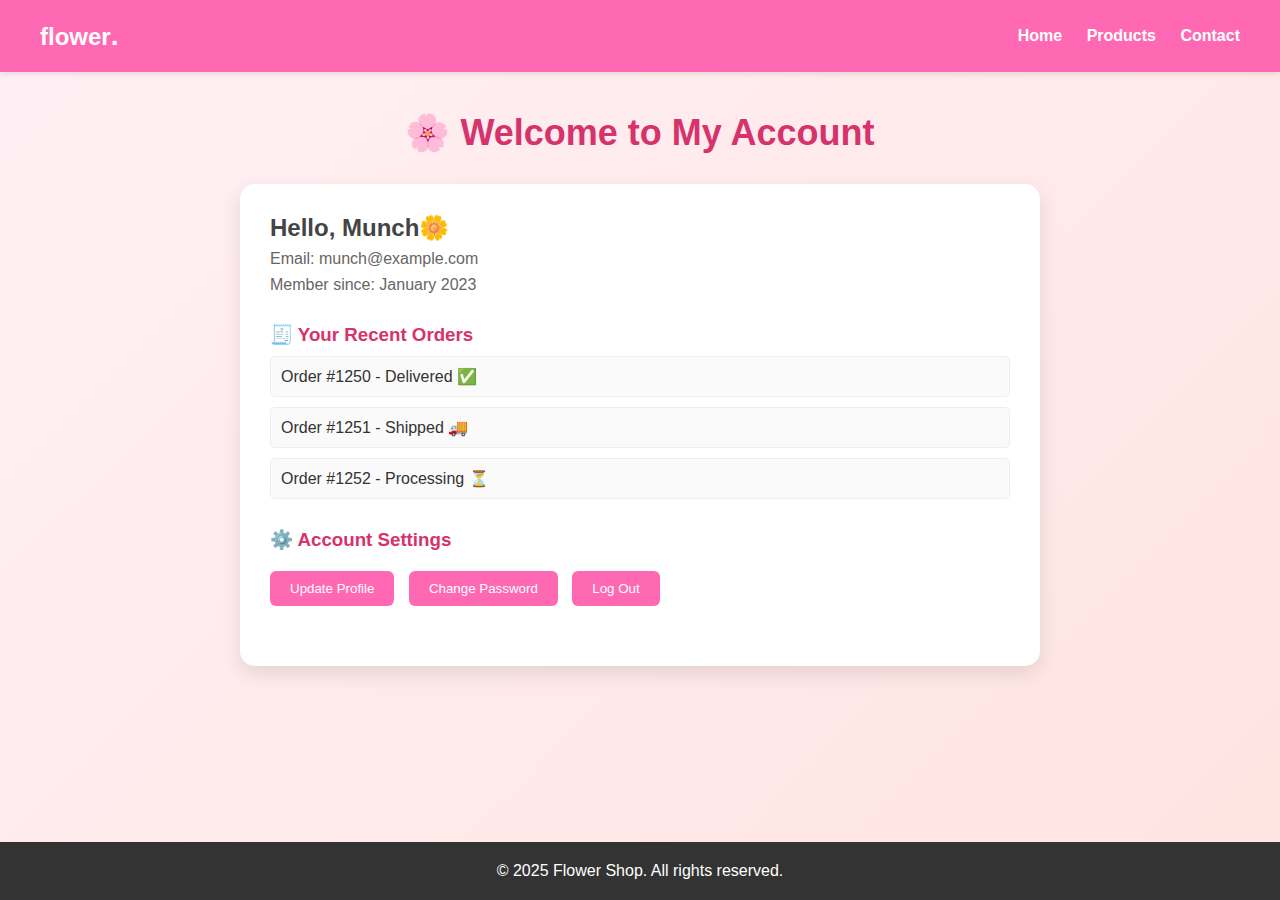
<file: E-Commerce  Product  Page/Account.html>
<!DOCTYPE html>
<html lang="en">
<head>
  <meta charset="UTF-8" />
  <meta name="viewport" content="width=device-width, initial-scale=1.0"/>
  <title>My Account - Flower Shop</title>

  <style>
    * {
      margin: 0;
      padding: 0;
      box-sizing: border-box;
      font-family: 'Segoe UI', Tahoma, Geneva, Verdana, sans-serif;
    }

    body {
      background: linear-gradient(135deg, #fff0f5, #ffe4e1);
      color: #333;
      min-height: 100vh;
      display: flex;
      flex-direction: column;
    }

    header {
      background-color: #ff69b4;
      padding: 20px 40px;
      color: white;
      display: flex;
      justify-content: space-between;
      align-items: center;
      box-shadow: 0 2px 6px rgba(0,0,0,0.1);
    }

    .logo {
      font-size: 24px;
      font-weight: bold;
      text-decoration: none;
      color: white;
    }

    .logo span {
      color: #fff;
      font-size: 28px;
    }

    .navbar a {
      color: white;
      text-decoration: none;
      margin-left: 20px;
      font-weight: bold;
      transition: color 0.3s;
    }

    .navbar a:hover {
      color: #222;
    }

    .account {
      flex: 1;
      padding: 40px 20px;
      display: flex;
      flex-direction: column;
      align-items: center;
    }

    .heading {
      font-size: 36px;
      margin-bottom: 30px;
      color: #d6336c;
    }

    .account-container {
      background-color: white;
      padding: 30px;
      border-radius: 15px;
      box-shadow: 0 8px 20px rgba(0, 0, 0, 0.1);
      max-width: 800px;
      width: 100%;
      animation: fadeIn 1s ease-in-out;
    }

    @keyframes fadeIn {
      from {opacity: 0; transform: translateY(20px);}
      to {opacity: 1; transform: translateY(0);}
    }

    .profile-box, .orders, .settings {
      margin-bottom: 30px;
    }

    .profile-box h2 {
      font-size: 24px;
      color: #444;
    }

    .profile-box p {
      margin-top: 8px;
      color: #666;
    }

    .orders h3, .settings h3 {
      margin-bottom: 10px;
      color: #d6336c;
    }

    .orders ul {
      list-style: none;
      padding-left: 0;
    }

    .orders li {
      padding: 10px;
      background: #fafafa;
      border: 1px solid #eee;
      border-radius: 5px;
      margin-bottom: 10px;
      transition: background 0.3s;
    }

    .orders li:hover {
      background: #fff0f5;
    }

    .settings button {
      margin-right: 10px;
      margin-top: 10px;
      padding: 10px 20px;
      background-color: #ff69b4;
      color: white;
      border: none;
      border-radius: 6px;
      cursor: pointer;
      transition: background-color 0.3s;
    }

    .settings button:hover {
      background-color: #e055a2;
    }

    footer {
      text-align: center;
      padding: 20px;
      background-color: #333;
      color: white;
    }

    @media (max-width: 768px) {
      header, .account-container {
        padding: 20px;
      }

      .navbar a {
        margin-left: 10px;
        font-size: 14px;
      }

      .heading {
        font-size: 28px;
      }
    }
  </style>
</head>
<body>

  <header>
    <a href="index.html" class="logo">flower<span>.</span></a>
    <nav class="navbar">
      <a href="index.html#home">Home</a>
      <a href="index.html#products">Products</a>
      <a href="index.html#contact">Contact</a>
    </nav>
  </header>

  <section class="account">
    <h1 class="heading">🌸 Welcome to <span>My Account</span></h1>

    <div class="account-container">

      <div class="profile-box">
        <h2>Hello, Munch🌼</h2>
        <p>Email: munch@example.com</p>
        <p>Member since: January 2023</p>
      </div>

      <div class="orders">
        <h3>🧾 Your Recent Orders</h3>
        <ul>
          <li>Order #1250 - Delivered ✅</li>
          <li>Order #1251 - Shipped 🚚</li>
          <li>Order #1252 - Processing ⏳</li>
        </ul>
      </div>

      <div class="settings">
        <h3>⚙️ Account Settings</h3>
        <button onclick="alert('Feature coming soon!')">Update Profile</button>
        <button onclick="alert('Password change coming soon!')">Change Password</button>
        <button onclick="confirmLogout()">Log Out</button>
      </div>

    </div>
  </section>

  <footer>
    &copy; 2025 Flower Shop. All rights reserved.
  </footer>

  <script>
    function confirmLogout() {
      const confirmAction = confirm("Are you sure you want to log out?");
      if (confirmAction) {
        alert("You have been logged out.");
        window.location.href = "index.html";
      }
    }
  </script>
</body>
</html>
</file>
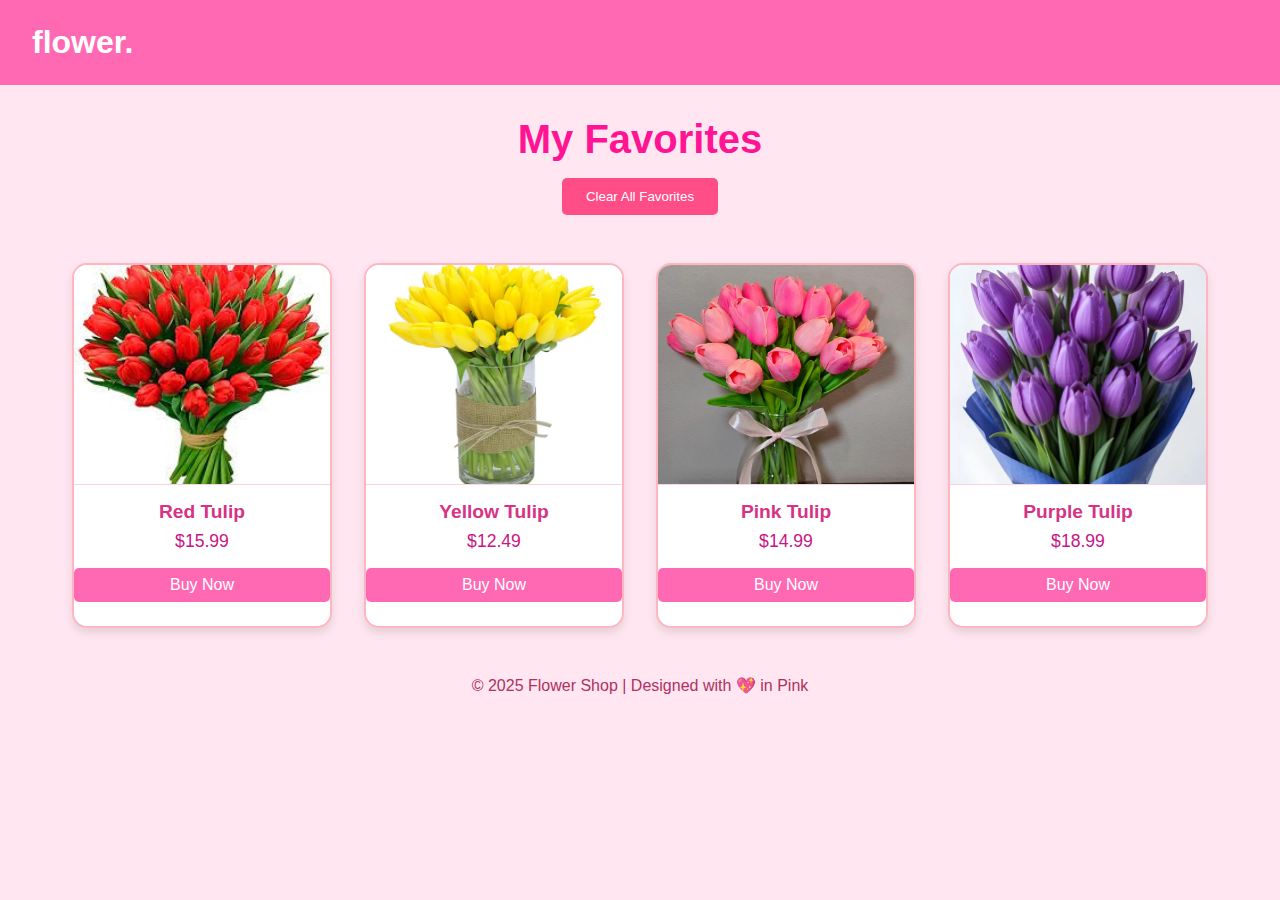
<file: E-Commerce  Product  Page/favorites.html>
<!DOCTYPE html>
<html lang="en">
<head>
  <meta charset="UTF-8" />
  <meta name="viewport" content="width=device-width, initial-scale=1.0"/>
  <title>My Favorites - Flower Shop</title>
  <link rel="stylesheet" href="https://cdnjs.cloudflare.com/ajax/libs/font-awesome/5.15.3/css/all.min.css"/>
  <style>
    * {
      margin: 0;
      padding: 0;
      box-sizing: border-box;
      font-family: 'Poppins', sans-serif;
    }

    body {
      background: #ffe6f0;
      color: #333;
    }

    header {
      background: #ff69b4;
      padding: 1.5rem 2rem;
      display: flex;
      justify-content: space-between;
      align-items: center;
      color: white;
    }

    .logo {
      font-size: 2rem;
      font-weight: bold;
    }

    .heading {
      text-align: center;
      margin: 2rem 0 1rem;
      font-size: 2.5rem;
      color: #ff1493;
    }

    .favorites-container {
      display: grid;
      grid-template-columns: repeat(auto-fit, minmax(250px, 1fr));
      gap: 2rem;
      max-width: 1200px;
      margin: auto;
      padding: 1rem 2rem;
    }

    .card {
      background: white;
      border: 2px solid #ffb6c1;
      border-radius: 15px;
      overflow: hidden;
      text-align: center;
      box-shadow: 0 5px 10px rgba(0,0,0,0.1);
      transition: 0.3s ease;
      display: flex;
      flex-direction: column;
      justify-content: space-between;
      height: 100%;
    }

    .card:hover {
      transform: scale(1.02);
    }

    .card img {
      width: 100%;
      height: 220px;
      object-fit: cover;
      object-position: center;
      border-bottom: 1px solid #fcd2e2;
    }

    .card h3 {
      margin: 1rem 0 0.5rem;
      color: #d63384;
      font-size: 1.2rem;
    }

    .price {
      font-size: 1.1rem;
      color: #c71585;
      margin-bottom: 1rem;
    }

    .btn {
      display: inline-block;
      background: #ff69b4;
      color: white;
      padding: 0.5rem 1rem;
      margin-bottom: 1.5rem;
      border-radius: 5px;
      text-decoration: none;
    }

    .btn:hover {
      background: #ff1493;
    }

    .clear-btn {
      display: block;
      margin: 0 auto 2rem;
      padding: 0.7rem 1.5rem;
      background: #ff4d88;
      color: white;
      border: none;
      border-radius: 5px;
      cursor: pointer;
    }

    .clear-btn:hover {
      background: #e6005c;
    }

    .empty-message {
      text-align: center;
      color: #888;
      margin: 2rem;
      font-size: 1.2rem;
    }

    footer {
      text-align: center;
      background: #ffe6f0;
      padding: 2rem;
      color: #b03060;
      font-size: 1rem;
    }
  </style>
</head>
<body>

  <header>
    <div class="logo">flower<span>.</span></div>
  </header>

  <h1 class="heading">My <span>Favorites</span></h1>

  <button class="clear-btn" onclick="clearFavorites()">Clear All Favorites</button>

  <div class="favorites-container" id="favoritesContainer"></div>

  <p class="empty-message" id="emptyMessage" style="display: none;">
    You haven't added any favorite flowers yet. 🌸
  </p>

  <footer>
    &copy; 2025 Flower Shop | Designed with 💖 in Pink
  </footer>

  <script>
    const maxFavorites = 4;

    const flowerFavorites = [
      {
        title: "Red Tulip",
        price: "$15.99",
        image: "images/img5.jpg"
      },
      {
        title: "Yellow Tulip",
        price: "$12.49",
        image: "images/img2.jpg"
      },
      {
        title: "Pink Tulip",
        price: "$14.99",
        image: "images/img3.jpg"
      },
      {
        title: "Purple Tulip",
        price: "$18.99",
        image: "images/img4.jpg"
      }
    ];

    const container = document.getElementById("favoritesContainer");
    const emptyMessage = document.getElementById("emptyMessage");

    function loadFavorites() {
      container.innerHTML = "";
      emptyMessage.style.display = "none";

      const favorites = JSON.parse(localStorage.getItem("favorites")) || flowerFavorites;

      if (!favorites.length) {
        emptyMessage.style.display = "block";
        return;
      }

      favorites.slice(0, maxFavorites).forEach(flower => {
        const card = document.createElement("div");
        card.className = "card";
        card.innerHTML = `
          <img src="${flower.image}" alt="${flower.title}">
          <h3>${flower.title}</h3>
          <div class="price">${flower.price}</div>
          <a href="#" class="btn">Buy Now</a>
        `;
        container.appendChild(card);
      });
    }

    function clearFavorites() {
      if (confirm("Are you sure you want to remove all favorites?")) {
        localStorage.removeItem("favorites");
        container.innerHTML = "";
        emptyMessage.style.display = "block";
      }
    }

    loadFavorites();
  </script>

</body>
</html>
</file>
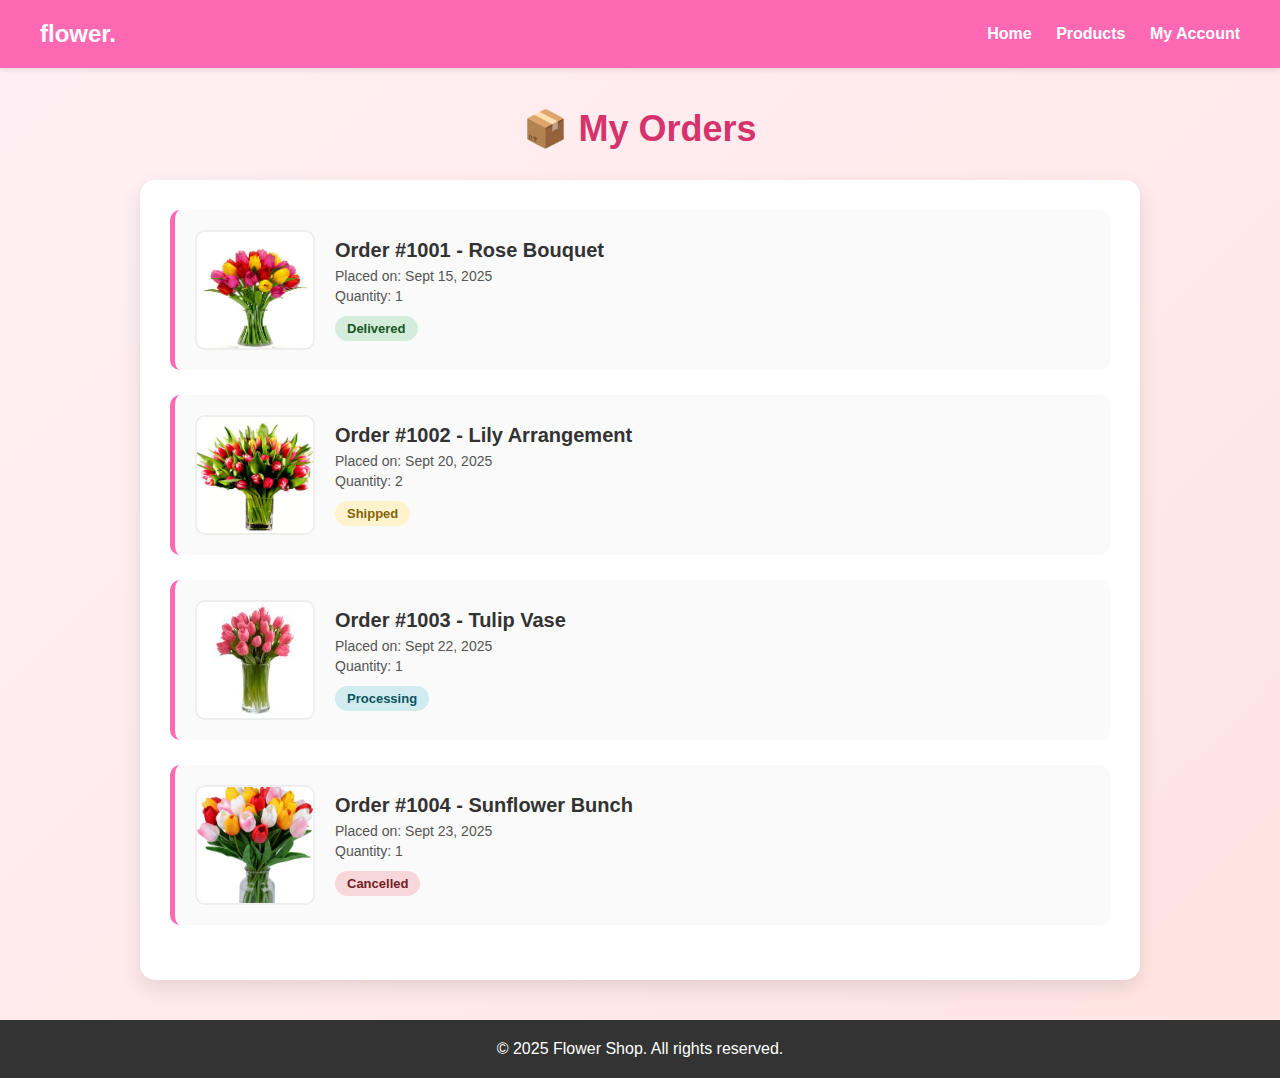
<file: E-Commerce  Product  Page/orders.html>
<!DOCTYPE html>
<html lang="en">
<head>
  <meta charset="UTF-8" />
  <meta name="viewport" content="width=device-width, initial-scale=1.0"/>
  <title>My Orders - Flower Shop</title>

  <style>
    * {
      margin: 0;
      padding: 0;
      box-sizing: border-box;
      font-family: 'Segoe UI', Tahoma, Geneva, Verdana, sans-serif;
    }

    body {
      background: linear-gradient(135deg, #fff0f5, #ffe4e1);
      color: #333;
      min-height: 100vh;
      display: flex;
      flex-direction: column;
    }

    header {
      background-color: #ff69b4;
      padding: 20px 40px;
      color: white;
      display: flex;
      justify-content: space-between;
      align-items: center;
      box-shadow: 0 2px 6px rgba(0,0,0,0.1);
    }

    .logo {
      font-size: 24px;
      font-weight: bold;
      text-decoration: none;
      color: white;
    }

    .navbar a {
      color: white;
      text-decoration: none;
      margin-left: 20px;
      font-weight: bold;
      transition: color 0.3s;
    }

    .navbar a:hover {
      color: #222;
    }

    .orders {
      flex: 1;
      padding: 40px 20px;
      display: flex;
      flex-direction: column;
      align-items: center;
    }

    .orders h1 {
      font-size: 36px;
      margin-bottom: 30px;
      color: #d6336c;
    }

    .order-list {
      max-width: 1000px;
      width: 100%;
      background-color: white;
      padding: 30px;
      border-radius: 15px;
      box-shadow: 0 8px 20px rgba(0, 0, 0, 0.1);
      animation: fadeIn 0.8s ease-in-out;
    }

    @keyframes fadeIn {
      from {opacity: 0; transform: translateY(30px);}
      to {opacity: 1; transform: translateY(0);}
    }

    .order {
      display: flex;
      align-items: center;
      padding: 20px;
      border-left: 5px solid #ff69b4;
      border-radius: 10px;
      margin-bottom: 25px;
      background: #fafafa;
      transition: transform 0.3s, box-shadow 0.3s;
    }

    .order:hover {
      transform: scale(1.01);
      box-shadow: 0 6px 12px rgba(0, 0, 0, 0.08);
    }

    .order img {
      width: 120px;
      height: 120px;
      border-radius: 10px;
      object-fit: cover;
      margin-right: 20px;
      border: 2px solid #eee;
    }

    .order-details h3 {
      margin-bottom: 6px;
      font-size: 20px;
    }

    .order-details p {
      font-size: 14px;
      margin: 4px 0;
      color: #555;
    }

    .status {
      display: inline-block;
      padding: 5px 12px;
      border-radius: 20px;
      font-size: 13px;
      font-weight: bold;
      margin-top: 8px;
    }

    .delivered {
      background-color: #d4edda;
      color: #155724;
    }

    .shipped {
      background-color: #fff3cd;
      color: #856404;
    }

    .processing {
      background-color: #d1ecf1;
      color: #0c5460;
    }

    .cancelled {
      background-color: #f8d7da;
      color: #721c24;
    }

    footer {
      text-align: center;
      padding: 20px;
      background-color: #333;
      color: white;
    }

    @media (max-width: 768px) {
      .order {
        flex-direction: column;
        align-items: flex-start;
      }

      .order img {
        width: 100%;
        height: auto;
        margin-bottom: 15px;
      }

      .navbar a {
        font-size: 14px;
        margin-left: 10px;
      }

      .orders h1 {
        font-size: 28px;
      }
    }
  </style>
</head>
<body>

  <header>
    <a href="index.html" class="logo">flower<span>.</span></a>
    <nav class="navbar">
      <a href="index.html#home">Home</a>
      <a href="index.html#products">Products</a>
      <a href="account.html">My Account</a>
    </nav>
  </header>

  <section class="orders">
    <h1>📦 My Orders</h1>

    <div class="order-list">

      <div class="order">
        <img src="images/img-1.jpg" alt="Tulip Bouquet">
        <div class="order-details">
          <h3>Order #1001 - Rose Bouquet</h3>
          <p>Placed on: Sept 15, 2025</p>
          <p>Quantity: 1</p>
          <span class="status delivered">Delivered</span>
        </div>
      </div>

      <div class="order">
        <img src="images/img-2.jpg" alt="Tulip Arrangement">
        <div class="order-details">
          <h3>Order #1002 - Lily Arrangement</h3>
          <p>Placed on: Sept 20, 2025</p>
          <p>Quantity: 2</p>
          <span class="status shipped">Shipped</span>
        </div>
      </div>

      <div class="order">
        <img src="images/img-3.jpg" alt="Tulip Vase">
        <div class="order-details">
          <h3>Order #1003 - Tulip Vase</h3>
          <p>Placed on: Sept 22, 2025</p>
          <p>Quantity: 1</p>
          <span class="status processing">Processing</span>
        </div>
      </div>

      <div class="order">
        <img src="images/img-15.jpg" alt="Tulip Bunch">
        <div class="order-details">
          <h3>Order #1004 - Sunflower Bunch</h3>
          <p>Placed on: Sept 23, 2025</p>
          <p>Quantity: 1</p>
          <span class="status cancelled">Cancelled</span>
        </div>
      </div>

    </div>
  </section>

  <footer>
    &copy; 2025 Flower Shop. All rights reserved.
  </footer>

</body>
</html>
</file>
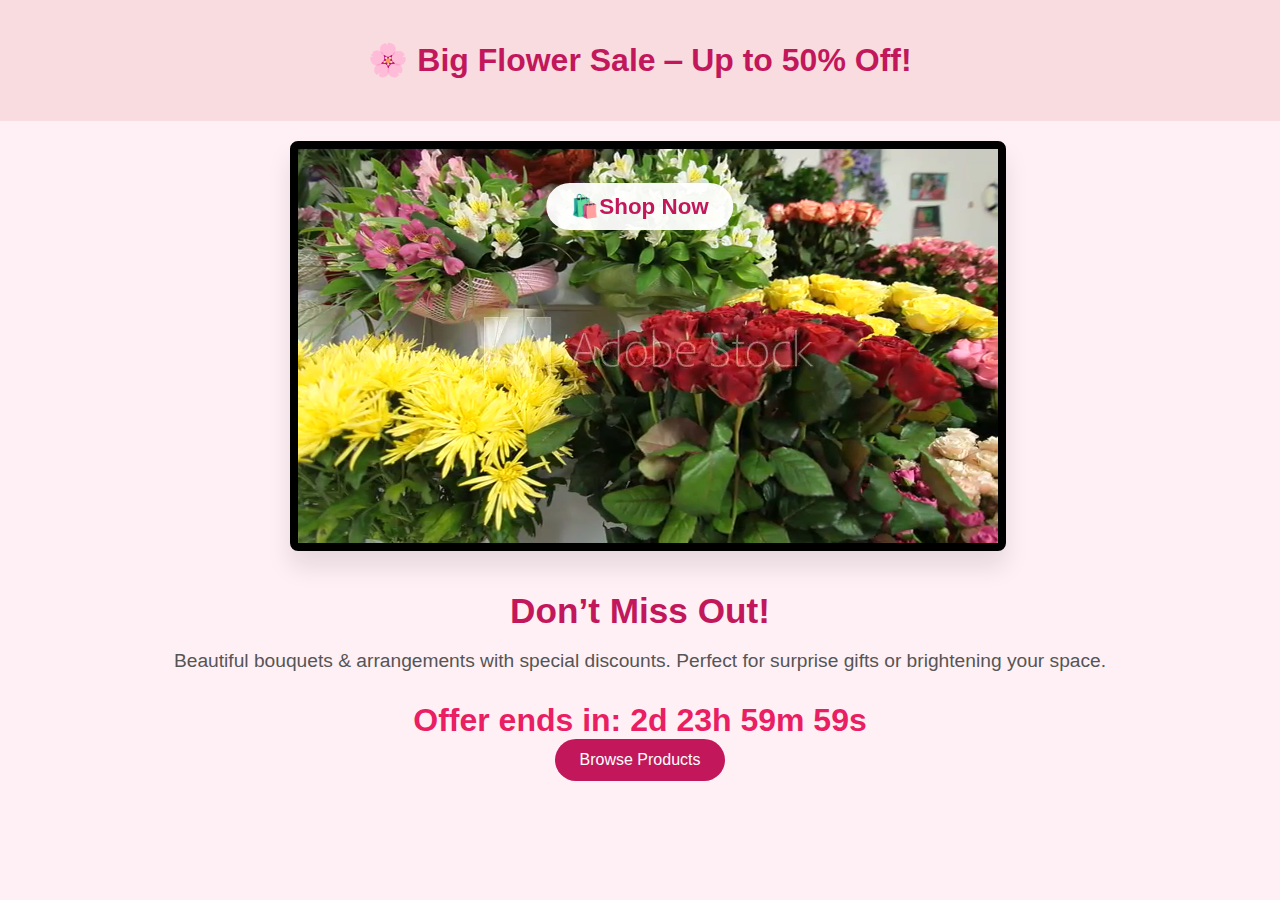
<file: E-Commerce  Product  Page/shop.html>
<!DOCTYPE html>
<html lang="en">
<head>
  <meta charset="UTF-8" />
  <meta name="viewport" content="width=device-width, initial-scale=1.0"/>
  <title>Flower Shop Sale ‒ Limited Time</title>
  <link rel="stylesheet" href="https://cdnjs.cloudflare.com/ajax/libs/font-awesome/5.15.3/css/all.min.css"/>
  <style>
    body {
      font-family: 'Poppins', sans-serif;
      margin: 0;
      padding: 0;
      background: #fff0f5;
    }

    header {
      background: #f8dce0;
      padding: 20px;
      text-align: center;
    }

    header h1 {
      color: #c2185b;
      font-size: 2rem;
    }

    /* Video section */
    .video-container {
      position: relative;
      max-width: 700px;
      margin: 20px auto 40px auto;
    }

    .video-container video {
      width: 100%;
      border: 0.5rem solid black;
      border-radius: 0.5rem;
      box-shadow: 0 1rem 1.5rem rgba(0, 0, 0, 0.1);
      display: block;
    }

    /* Overlay "Shop Now" text */
    .video-title {
      position: absolute;
      top: 20px;
      left: 50%;
      transform: translateX(-50%);
      background-color: rgba(255, 255, 255, 0.95);
      padding: 10px 25px;
      font-size: 1.4rem;
      color: #c2185b;
      border-radius: 25px;
      font-weight: 600;
      z-index: 2;
      box-shadow: 0 2px 6px rgba(0, 0, 0, 0.1);
      white-space: nowrap;
    }

    /* Content section */
    .content {
      text-align: center;
      margin: 30px;
    }

    .content h2 {
      font-size: 2.2rem;
      color: #c2185b;
      margin-bottom: 10px;
    }

    .content p {
      font-size: 1.2rem;
      color: #555;
      margin-bottom: 30px;
    }

    .btn {
      background-color: #c2185b;
      color: white;
      padding: 12px 25px;
      text-decoration: none;
      border-radius: 25px;
      font-size: 1rem;
      transition: background 0.3s, transform 0.2s;
      display: inline-block;
    }

    .btn:hover {
      background-color: #a01347;
      transform: scale(1.05);
    }

    .countdown {
      font-size: 2rem;
      color: #e91e63;
      margin-top: 20px;
      font-weight: bold;
    }

    @media (max-width: 600px) {
      header h1 {
        font-size: 1.6rem;
      }

      .content h2 {
        font-size: 1.6rem;
      }

      .countdown {
        font-size: 1.5rem;
      }

      .video-title {
        font-size: 1.1rem;
        padding: 8px 20px;
      }
    }
  </style>
</head>
<body>

  <header>
    <h1>🌸 Big Flower Sale ‒ Up to 50% Off!</h1>
  </header>

  <!-- Video section -->
  <div class="video-container">
    <h3 class="video-title">🛍️Shop Now</h3>
    <video autoplay loop muted playsinline>
      <source src="video/video-3.mp4" type="video/mp4">
      Your browser does not support the video tag.
    </video>
  </div>

  <!-- Text content -->
  <div class="content">
    <h2>Don’t Miss Out!</h2>
    <p>Beautiful bouquets & arrangements with special discounts. Perfect for surprise gifts or brightening your space.</p>

    <div class="countdown" id="countdown">Offer ends in: Loading...</div>

    <a href="index.html#products" class="btn">Browse Products</a>
  </div>

  <!-- Countdown Timer -->
  <script>
    const countdown = document.getElementById("countdown");
    const saleEnd = new Date();
    saleEnd.setDate(saleEnd.getDate() + 3); // 3 days from now

    function updateCountdown() {
      const now = new Date().getTime();
      const distance = saleEnd - now;

      if (distance < 0) {
        countdown.innerText = "Sale Ended!";
        clearInterval(timerInterval);
        return;
      }

      const days = Math.floor(distance / (1000 * 60 * 60 * 24));
      const hours = Math.floor((distance % (1000 * 60 * 60 * 24)) / (1000 * 60 * 60));
      const minutes = Math.floor((distance % (1000 * 60 * 60)) / (1000 * 60));
      const seconds = Math.floor((distance % (1000 * 60)) / 1000);

      countdown.innerText = `Offer ends in: ${days}d ${hours}h ${minutes}m ${seconds}s`;
    }

    const timerInterval = setInterval(updateCountdown, 1000);
    updateCountdown();
  </script>

</body>
</html>
</file>
